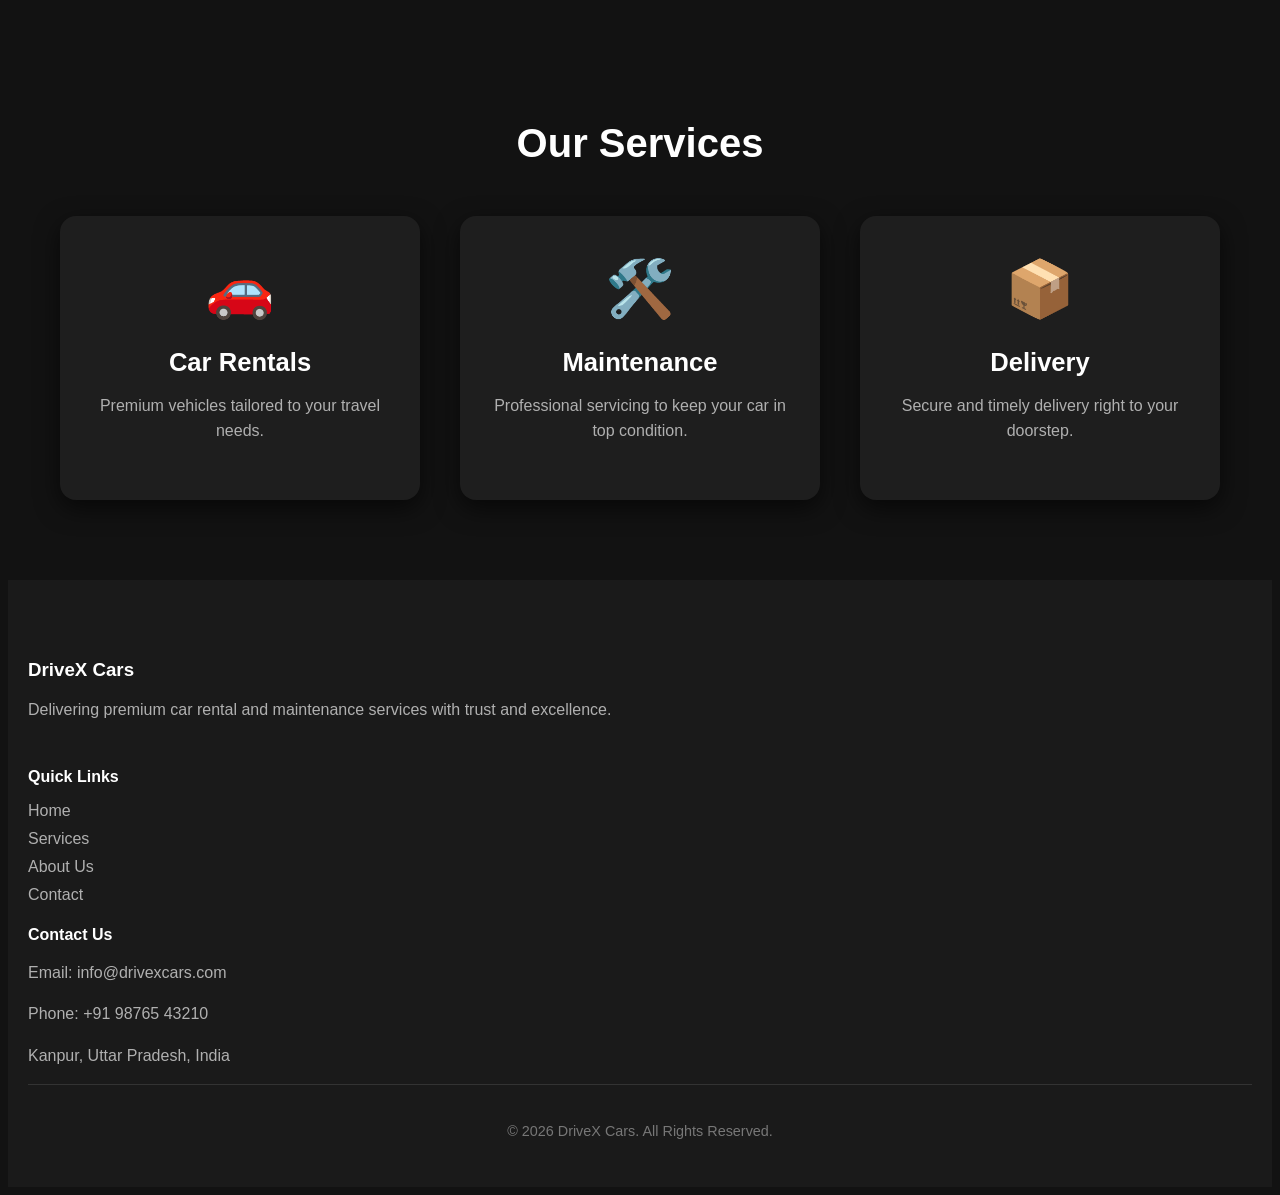
<file: index3.html>
<!DOCTYPE html>
<html lang="en">
<head>
  <meta charset="UTF-8">
  <meta name="viewport" content="width=device-width, initial-scale=1.0">
  <title>service</title>
  <link rel="stylesheet" href="style4.css">
</head>
<body>
  <!-- Dark Mode Service Section -->
<section class="services">
  <h2 class="section-title">Our Services</h2>
  <div class="service-container">
    <div class="service-card">
      <div class="icon">🚗</div>
      <h3>Car Rentals</h3>
      <p>Premium vehicles tailored to your travel needs.</p>
    </div>
    <div class="service-card">
      <div class="icon">🛠️</div>
      <h3>Maintenance</h3>
      <p>Professional servicing to keep your car in top condition.</p>
    </div>
    <div class="service-card">
      <div class="icon">📦</div>
      <h3>Delivery</h3>
      <p>Secure and timely delivery right to your doorstep.</p>
    </div>
  </div>
</section>
<!-- Footer Section -->
<footer class="footer">
  <div class="footer-container">
    <div class="footer-about">
      <h3>DriveX Cars</h3>
      <p>Delivering premium car rental and maintenance services with trust and excellence.</p>
 

   </div>
    </div>


    <div class="footer-links">
      <h4>Quick Links</h4>
      <ul>
        <li><a href="index.html">Home</a></li>
        <li><a href="index3.html">Services</a></li>
        <li><a href="index2.html">About Us</a></li>
        <li><a href="#">Contact</a></li>
      </ul>
    </div>

    <div class="footer-contact">
      <h4>Contact Us</h4>
      <p>Email: info@drivexcars.com</p>
      <p>Phone: +91 98765 43210</p>
      <p>Kanpur, Uttar Pradesh, India</p>
    </div>
  </div>

  <div class="footer-bottom">
    <p>&copy; 2026 DriveX Cars. All Rights Reserved.</p>
  </div>
</footer>
</body>
</html>
</file>
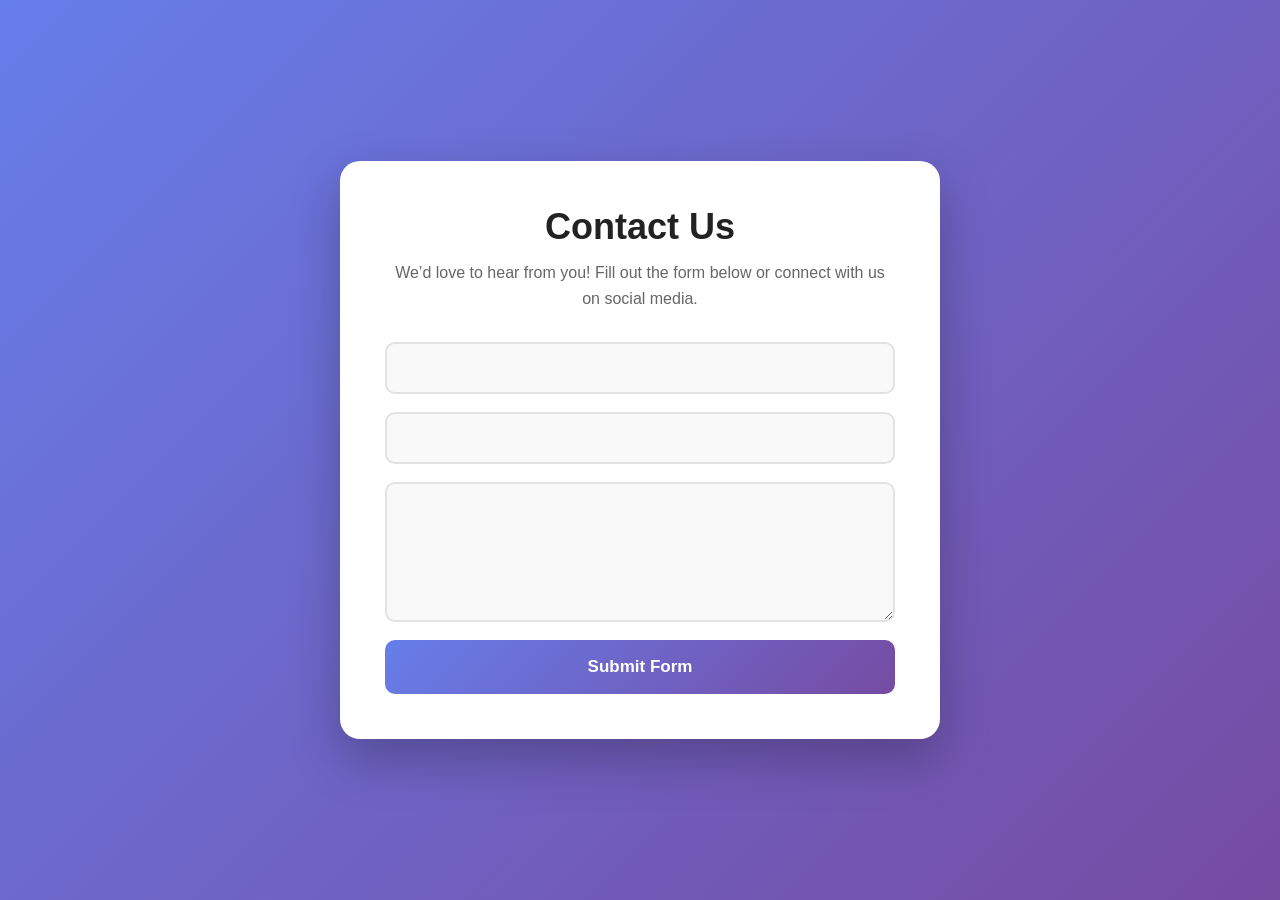
<file: index4.html>
<!DOCTYPE html>
<html lang="en">
<head>
  <meta charset="UTF-8">
  <meta name="viewport" content="width=device-width, initial-scale=1.0">
  <title>Contact Section</title>
<link rel="stylesheet" href="style5.css">
</head>
<body>

  <section class="contact-section">
    <h2>Contact Us</h2>
    <p>We’d love to hear from you! Fill out the form below or connect with us on social media.</p>
<form action="https://api.web3forms.com/submit" method="POST">
  <input type="hidden" name="access_key" value="fd986200-03a0-446c-84b1-f7ecce9315fb">
  <input type="text" name="name" required>
  <input type="email" name="email" required>
  <textarea name="message" required></textarea>
  <button type="submit">Submit Form</button>
</form>
</form>
  </section>
 <script src="script4.js"></script>


</body>
</html>
</file>
<file: style4.css>
/* Dark Mode Professional Service Section */
body {
  background: #121212;
  color: #e0e0e0;
  font-family: 'Segoe UI', Roboto, sans-serif;
}

.services {
  padding: 80px 20px;
  background: #121212;
  text-align: center;
}

.section-title {
  font-size: 2.5rem;
  margin-bottom: 50px;
  color: #ffffff;
  position: relative;
  animation: fadeInDown 1s ease-in-out;
}

.service-container {
  display: flex;
  justify-content: center;
  gap: 40px;
  flex-wrap: wrap;
}

.service-card {
  background: #1e1e1e;
  padding: 40px 30px;
  border-radius: 16px;
  box-shadow: 0 8px 25px rgba(0,0,0,0.6);
  width: 300px;
  transition: transform 0.4s ease, box-shadow 0.4s ease;
  animation: fadeInUp 1s ease-in-out;
}

.service-card:hover {
  transform: translateY(-12px) scale(1.05);
  box-shadow: 0 12px 35px rgba(0,0,0,0.8);
}

.icon {
  font-size: 3.5rem;
  margin-bottom: 25px;
  color: #00bcd4;
  animation: bounce 2s infinite;
}

.service-card h3 {
  font-size: 1.6rem;
  margin-bottom: 15px;
  color: #ffffff;
}

.service-card p {
  font-size: 1rem;
  color: #b0b0b0;
  line-height: 1.6;
}

/* Animations */
@keyframes fadeInDown {
  from { opacity: 0; transform: translateY(-30px); }
  to { opacity: 1; transform: translateY(0); }
}

@keyframes fadeInUp {
  from { opacity: 0; transform: translateY(30px); }
  to { opacity: 1; transform: translateY(0); }
}

@keyframes bounce {
  0%, 100% { transform: translateY(0); }
  50% { transform: translateY(-8px); }
}

/* Footer Styles - Dark Mode */
.footer {
  background: #1a1a1a;
  color: #e0e0e0;
  padding: 60px 20px 30px;
  font-family: 'Segoe UI', Roboto, sans-serif;
}

.footer-container {
  display: flex;
  justify-content: space-between;
  flex-wrap: wrap;
  gap: 40px;
  margin-bottom: 30px;
}

.footer-about,
.footer-links,
.footer-contact {
  flex: 1;
  min-width: 250px;
}

.footer h3,
.footer h4 {
  color: #ffffff;
  margin-bottom: 15px;
}

.footer p {
  color: #b0b0b0;
  line-height: 1.6;
}

.footer-links ul {
  list-style: none;
  padding: 0;
}

.footer-links ul li {
  margin-bottom: 10px;
}

.footer-links ul li a {
  color: #b0b0b0;
  text-decoration: none;
  transition: color 0.3s ease;
}

.footer-links ul li a:hover {
  color: #00bcd4;
}

.footer-bottom {
  text-align: center;
  border-top: 1px solid #333;
  padding-top: 20px;
}

.footer-bottom p {
  color: #777;
  font-size: 0.9rem;
}

/* Animation for links */
.footer-links ul li a {
  position: relative;
}

.footer-links ul li a::after {
  content: '';
  position: absolute;
  width: 0%;
  height: 2px;
  bottom: -3px;
  left: 0;
  background-color: #00bcd4;
  transition: width 0.3s ease;
}

.footer-links ul li a:hover::after {
  width: 100%;
}
</file>
<file: style5.css>
/* =========================
   BASIC RESET
========================= */

* {
    margin: 0;
    padding: 0;
    box-sizing: border-box;
}


/* =========================
   BODY
========================= */

body {
    min-height: 100vh;

    display: flex;
    justify-content: center;
    align-items: center;

    font-family: Arial, Helvetica, sans-serif;

    background: linear-gradient(135deg, #667eea, #764ba2);

    padding: 30px;
}


/* =========================
   CONTACT SECTION
========================= */

.contact-section {
    width: 100%;
    max-width: 600px;

    background: #ffffff;

    padding: 45px;

    border-radius: 20px;

    box-shadow: 0 20px 50px rgba(0, 0, 0, 0.25);

    text-align: center;

    animation: slideUp 0.7s ease;
}


/* =========================
   HEADING
========================= */

.contact-section h2 {
    font-size: 36px;

    color: #222;

    margin-bottom: 12px;
}


/* =========================
   DESCRIPTION
========================= */

.contact-section > p {
    font-size: 16px;

    line-height: 1.6;

    color: #666;

    margin-bottom: 30px;
}


/* =========================
   FORM
========================= */

.contact-section form {
    width: 100%;

    display: flex;

    flex-direction: column;

    gap: 18px;
}


/* =========================
   INPUTS
========================= */

.contact-section input,
.contact-section textarea {
    width: 100%;

    padding: 15px 18px;

    border: 2px solid #e2e2e2;

    border-radius: 10px;

    outline: none;

    font-size: 16px;

    font-family: inherit;

    background: #f9f9f9;

    transition: all 0.3s ease;
}


/* Input height */

.contact-section input {
    height: 52px;
}


/* Textarea */

.contact-section textarea {
    min-height: 140px;

    resize: vertical;
}


/* =========================
   PLACEHOLDER
========================= */

.contact-section input::placeholder,
.contact-section textarea::placeholder {
    color: #999;
}


/* =========================
   INPUT FOCUS
========================= */

.contact-section input:focus,
.contact-section textarea:focus {
    border-color: #667eea;

    background: #ffffff;

    box-shadow: 0 0 0 4px rgba(102, 126, 234, 0.12);
}


/* =========================
   SUBMIT BUTTON
========================= */

.contact-section button {
    width: 100%;

    height: 54px;

    border: none;

    border-radius: 10px;

    background: linear-gradient(135deg, #667eea, #764ba2);

    color: white;

    font-size: 17px;

    font-weight: bold;

    cursor: pointer;

    transition: all 0.3s ease;
}


/* Button hover */

.contact-section button:hover {
    transform: translateY(-3px);

    box-shadow: 0 10px 25px rgba(102, 126, 234, 0.35);
}


/* Button click */

.contact-section button:active {
    transform: translateY(0);
}


/* =========================
   ANIMATION
========================= */

@keyframes slideUp {

    from {
        opacity: 0;

        transform: translateY(40px);
    }

    to {
        opacity: 1;

        transform: translateY(0);
    }

}


/* =========================
   TABLET
========================= */

@media (max-width: 700px) {

    .contact-section {
        padding: 35px 25px;
    }

    .contact-section h2 {
        font-size: 30px;
    }

}


/* =========================
   MOBILE
========================= */

@media (max-width: 480px) {

    body {
        padding: 15px;
    }

    .contact-section {
        padding: 30px 20px;

        border-radius: 15px;
    }

    .contact-section h2 {
        font-size: 27px;
    }

    .contact-section > p {
        font-size: 14px;
    }

    .contact-section input,
    .contact-section textarea {
        font-size: 14px;
    }

    .contact-section button {
        font-size: 15px;
    }

}
</file>
